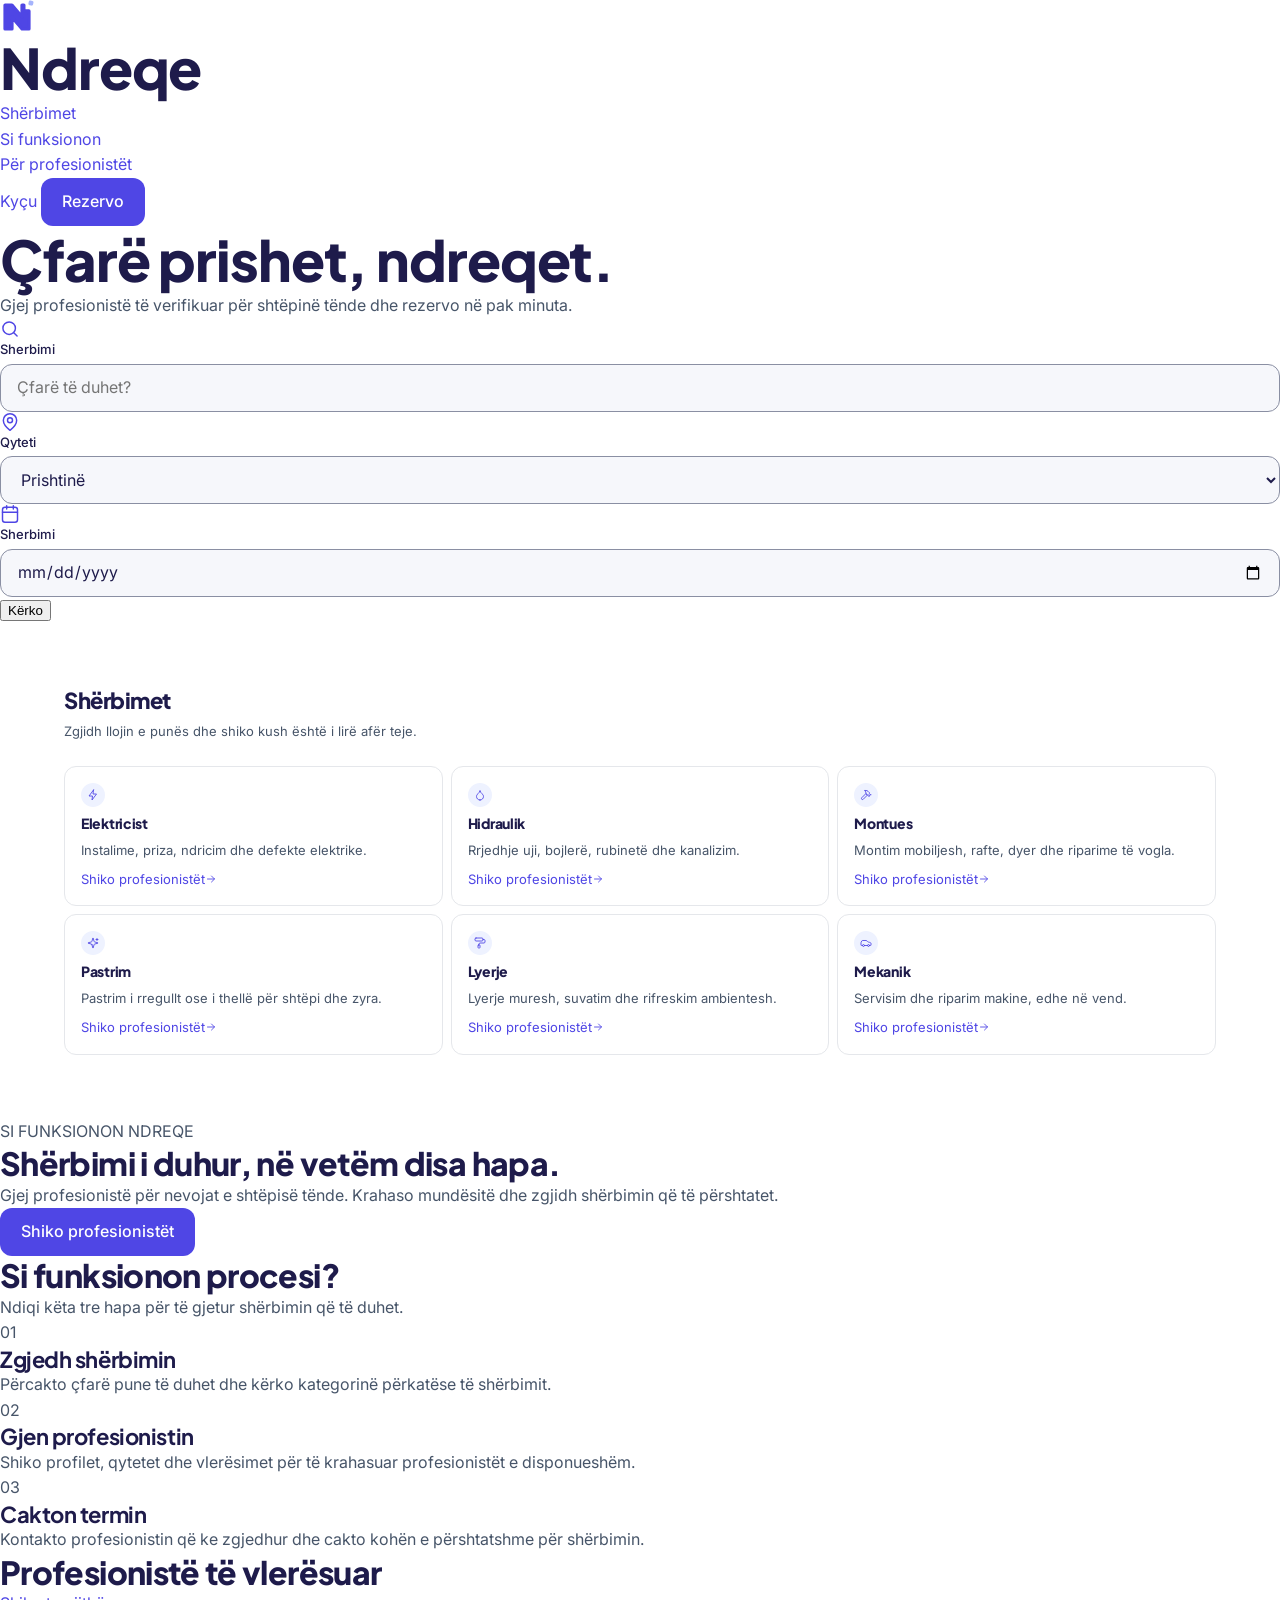
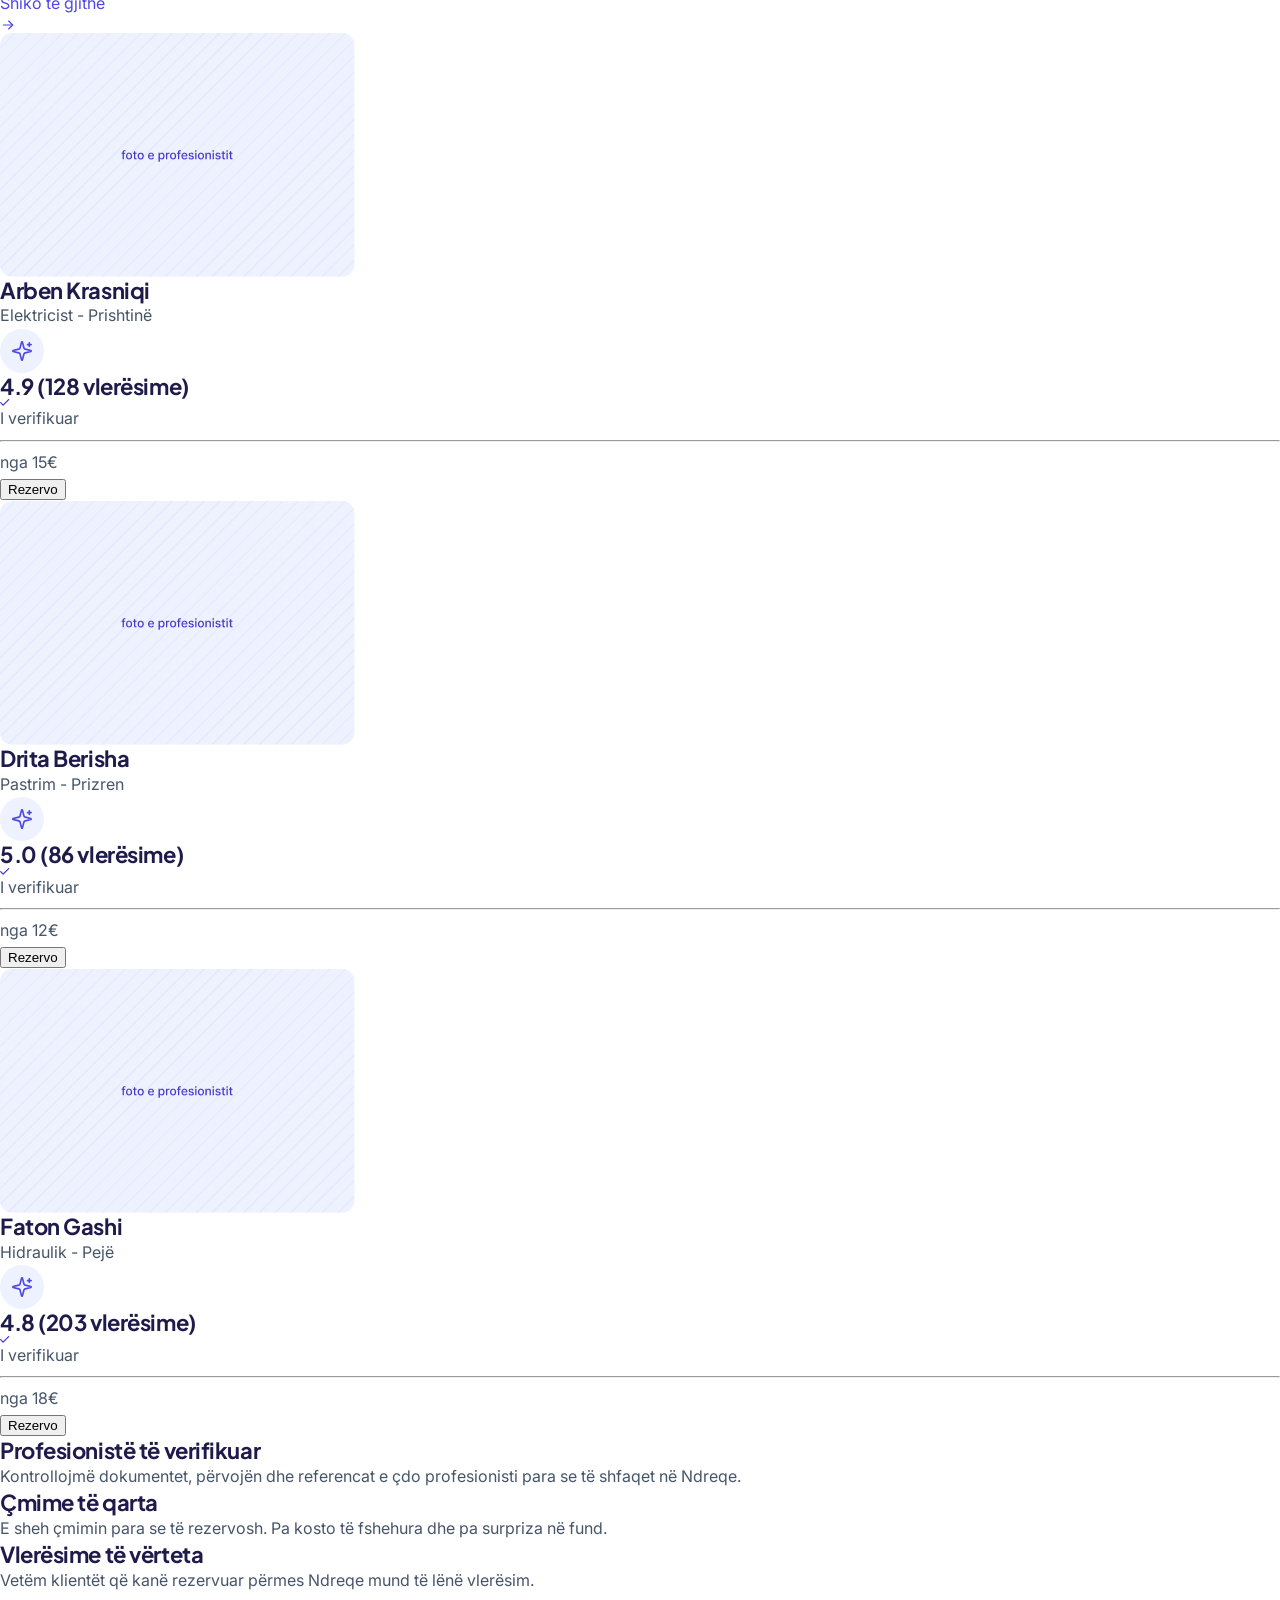
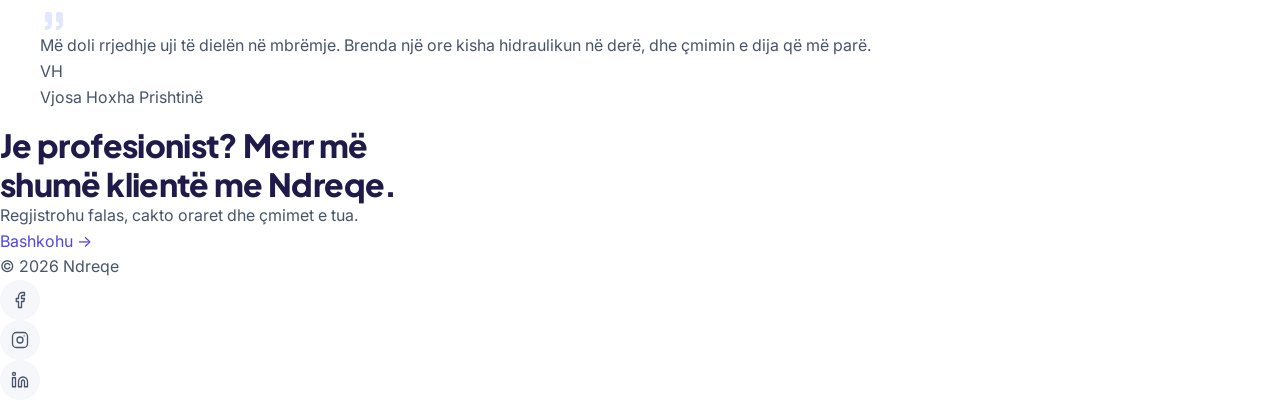
<file: web/index.html>
<!doctype html>
<html lang="sq">
  <head>
    <meta charset="UTF-8" />
    <meta name="viewport" content="width=device-width, initial-scale=1.0" />
    <link rel="preconnect" href="https://fonts.googleapis.com" />
    <link rel="preconnect" href="https://fonts.gstatic.com" crossorigin />
    <link
      href="https://fonts.googleapis.com/css2?family=Inter:wght@400;500;600&family=Plus+Jakarta+Sans:wght@500;700;800&display=swap"
      rel="stylesheet"
    />
    <link rel="stylesheet" href="./css/base.css" />
    <link rel="stylesheet" href="./css/layout.css" />
    <link rel="stylesheet" href="./css/variables.css" />
    <link rel="stylesheet" href="./css/pages/landing/services.css" />
    <title>Ndreqe</title>
  </head>
  <body>
    <header class="site-header">
      <div class="header-container">
        <div class="logo">
          <a href="./index.html" aria-label="Ndreqe - Ballina">
            <img src="./assets/logos/logo.svg" alt="Ndreqe Logo" />
          </a>
          <h1>Ndreqe</h1>
        </div>
        <nav class="main-nav">
          <ul>
            <li><a href="./index.html">Shërbimet</a></li>
            <li>
              <a href="./si-funksionon.html" aria-current="page">
                Si funksionon
              </a>
            </li>
            <li><a href="#">Për profesionistët</a></li>
          </ul>
        </nav>
        <div class="header-actions">
          <a href="#" class="btn-login">Kyçu</a>
          <a href="./index.html" class="btn-primary">Rezervo</a>
        </div>
      </div>
    </header>
    <main>
      <section class="hero-section">
        <div class="hero-content">
          <h1>Çfarë prishet, ndreqet.</h1>
          <p>
            Gjej profesionistë të verifikuar për shtëpinë tënde dhe rezervo në
            pak minuta.
          </p>
          <div class="hero-filters">
            <div class="hero-filter">
              <img src="./assets/icons/search.svg" alt="Search icon" />
              <div class="filter-inputs">
                <label for="sherbimi">Sherbimi</label>
                <input
                  type="text"
                  name="sherbimi"
                  id="sherbimi"
                  placeholder="Çfarë të duhet?"
                />
              </div>
            </div>
            <div class="hero-filter">
              <img src="./assets/icons/location.svg" alt="Location icon" />
              <div class="filter-inputs">
                <label for="qyteti">Qyteti</label>
                <select name="qyteti" id="qyteti">
                  <option value="Prishtinë">Prishtinë</option>
                  <option value="Prizren">Prizren</option>
                  <option value="Pejë">Pejë</option>
                  <option value="Gjakovë">Gjakovë</option>
                  <option value="Mitrovicë">Mitrovicë</option>
                  <option value="Gjilan">Gjilan</option>
                  <option value="Ferizaj">Ferizaj</option>
                  <option value="Podujevë">Podujevë</option>
                  <option value="Vushtrri">Vushtrri</option>
                  <option value="Suharekë">Suharekë</option>
                  <option value="Rahovec">Rahovec</option>
                  <option value="Malishevë">Malishevë</option>
                  <option value="Drenas">Drenas</option>
                  <option value="Lipjan">Lipjan</option>
                  <option value="Kamenicë">Kamenicë</option>
                  <option value="Viti">Viti</option>
                  <option value="Skenderaj">Skenderaj</option>
                  <option value="Deçan">Deçan</option>
                  <option value="Istog">Istog</option>
                  <option value="Klinë">Klinë</option>
                  <option value="Fushë Kosovë">Fushë Kosovë</option>
                </select>
              </div>
            </div>
            <div class="hero-filter">
              <img src="./assets/icons/calendar.svg" alt="Calendar icon" />
              <div class="filter-inputs">
                <label for="sherbimi">Sherbimi</label>
                <input
                  type="date"
                  name="sherbimi"
                  id="sherbimi"
                  placeholder="Zgjidh ditën"
                />
              </div>
            </div>
            <button>Kërko</button>
          </div>
        </div>
        <div class="hero-image"></div>
      </section>
      <section class="services-container">
        <header>
          <h1>Shërbimet</h1>
          <p>Zgjidh llojin e punës dhe shiko kush është i lirë afër teje.</p>
        </header>
        <div class="services-grid">
          <article>
            <img src="./assets/icons/div.svg" alt="Foto e logos" />
            <h2>Elektricist</h2>
            <p>Instalime, priza, ndricim dhe defekte elektrike.</p>
            <a href="#">Shiko profesionistët</a>
            <img src="./assets/icons/Frame.svg" alt="Shigjeta" />
          </article>
          <article>
            <img src="./assets/icons/div (1).svg" alt="Foto e logos" />
            <h2>Hidraulik</h2>
            <p>Rrjedhje uji, bojlerë, rubinetë dhe kanalizim.</p>
            <a href="#">Shiko profesionistët</a>
            <img src="./assets/icons/Frame.svg" alt="Shigjeta" />
          </article>
          <article>
            <img src="./assets/icons/div (2).svg" alt="Foto e logos" />
            <h2>Montues</h2>
            <p>Montim mobiljesh, rafte, dyer dhe riparime të vogla.</p>
            <a href="#">Shiko profesionistët</a>
            <img src="./assets/icons/Frame.svg" alt="Shigjeta" />
          </article>
          <article>
            <img src="./assets/icons/div (3).svg" alt="Foto e logos" />
            <h2>Pastrim</h2>
            <p>Pastrim i rregullt ose i thellë për shtëpi dhe zyra.</p>
            <a href="#">Shiko profesionistët</a>
            <img src="./assets/icons/Frame.svg" alt="Shigjeta" />
          </article>
          <article>
            <img src="./assets/icons/div (4).svg" alt="Foto e logos" />
            <h2>Lyerje</h2>
            <p>Lyerje muresh, suvatim dhe rifreskim ambientesh.</p>
            <a href="#">Shiko profesionistët</a>
            <img src="./assets/icons/Frame.svg" alt="Shigjeta" />
          </article>
          <article>
            <img src="./assets/icons/div (5).svg" alt="Foto e logos" />
            <h2>Mekanik</h2>
            <p>Servisim dhe riparim makine, edhe në vend.</p>
            <a href="#">Shiko profesionistët</a>
            <img src="./assets/icons/Frame.svg" alt="Shigjeta" />
          </article>
        </div>
      </section>
      <section class="how-it-works-page">
        <article class="how-it-works-hero">
          <div class="how-it-works-hero-content">
            <p class="section-label">SI FUNKSIONON NDREQE</p>
            <h2 class="how-it-works-title">
              Shërbimi i duhur, në vetëm disa hapa.
            </h2>
            <p class="how-it-works-description">
              Gjej profesionistë për nevojat e shtëpisë tënde. Krahaso mundësitë
              dhe zgjidh shërbimin që të përshtatet.
            </p>
            <a href="./index.html" class="btn-primary">
              Shiko profesionistët
            </a>
          </div>
        </article>
        <article class="how-it-works-section" aria-labelledby="steps-title">
          <header class="section-header">
            <h2 id="steps-title">Si funksionon procesi?</h2>
            <p>Ndiqi këta tre hapa për të gjetur shërbimin që të duhet.</p>
          </header>
          <ol class="steps-list">
            <li class="step-card">
              <span class="step-number">01</span>
              <h3 class="step-title">Zgjedh shërbimin</h3>
              <p class="step-description">
                Përcakto çfarë pune të duhet dhe kërko kategorinë përkatëse të
                shërbimit.
              </p>
            </li>
            <li class="step-card">
              <span class="step-number">02</span>
              <h3 class="step-title">Gjen profesionistin</h3>
              <p class="step-description">
                Shiko profilet, qytetet dhe vlerësimet për të krahasuar
                profesionistët e disponueshëm.
              </p>
            </li>
            <li class="step-card">
              <span class="step-number">03</span>
              <h3 class="step-title">Cakton termin</h3>
              <p class="step-description">
                Kontakto profesionistin që ke zgjedhur dhe cakto kohën e
                përshtatshme për shërbimin.
              </p>
            </li>
          </ol>
        </article>
        <!-- <section
        class="services-overview-section"
        aria-labelledby="services-title"
      > -->
        <section class="top-rated-professionals-section">
          <header>
            <h2>Profesionistë të vlerësuar</h2>
            <a href="#">Shiko te gjithë</a>
            <img src="./assets/icons/arrow.svg" alt="Arrow Icon" />
          </header>
          <div class="professional-card">
            <img src="./assets/profesionisti.png" alt="Profesionisti Image" />
            <div class="professional-information">
              <h3>Arben Krasniqi</h3>
              <p>Elektricist - Prishtinë</p>
              <h3>
                <img src="./assets/icons/star.svg" alt="Star Icon" /> 4.9 (128
                vlerësime)
              </h3>
              <span>
                <img src="./assets/icons/tick.svg" alt="Tick Icon" />I
                verifikuar
              </span>
            </div>
            <hr />
            <div class="professional-booking-information">
              <p>nga <span>15€</span></p>
              <button>Rezervo</button>
            </div>
          </div>
          <div class="professional-card">
            <img src="./assets/profesionisti.png" alt="Profesionisti Image" />
            <div class="professional-information">
              <h3>Drita Berisha</h3>
              <p>Pastrim - Prizren</p>
              <h3>
                <img src="./assets/icons/star.svg" alt="Star Icon" /> 5.0 (86
                vlerësime)
              </h3>
              <span>
                <img src="./assets/icons/tick.svg" alt="Tick Icon" />I
                verifikuar
              </span>
            </div>
            <hr />
            <div class="professional-booking-information">
              <p>nga <span>12€</span></p>
              <button>Rezervo</button>
            </div>
          </div>
          <div class="professional-card">
            <img src="./assets/profesionisti.png" alt="Profesionisti Image" />
            <div class="professional-information">
              <h3>Faton Gashi</h3>
              <p>Hidraulik - Pejë</p>
              <h3>
                <img src="./assets/icons/star.svg" alt="Star Icon" /> 4.8 (203
                vlerësime)
              </h3>
              <span>
                <img src="./assets/icons/tick.svg" alt="Tick Icon" />I
                verifikuar
              </span>
            </div>
            <hr />
            <div class="professional-booking-information">
              <p>nga <span>18€</span></p>
              <button>Rezervo</button>
            </div>
          </div>
        </section>
        <section class="features">
          <div class="features-container">
            <div class="feature">
              <div class="feature-icon">
                <i class="icon-shield"></i>
              </div>
              <h3>Profesionistë të verifikuar</h3>
              <p>
                Kontrollojmë dokumentet, përvojën dhe referencat e çdo
                profesionisti para se të shfaqet në Ndreqe.
              </p>
            </div>
            <div class="feature">
              <div class="feature-icon">
                <i class="icon-tag"></i>
              </div>
              <h3>Çmime të qarta</h3>
              <p>
                E sheh çmimin para se të rezervosh. Pa kosto të fshehura dhe pa
                surpriza në fund.
              </p>
            </div>
            <div class="feature">
              <div class="feature-icon">
                <i class="icon-message-circle"></i>
              </div>
              <h3>Vlerësime të vërteta</h3>
              <p>
                Vetëm klientët që kanë rezervuar përmes Ndreqe mund të lënë
                vlerësim.
              </p>
            </div>
          </div>
        </section>
        <section class="testimonials" aria-labelledby="testimonials-title">
          <div class="container testimonials-container">
            <h2 id="testimonials-title" class="visually-hidden">
              Çfarë thonë klientët
            </h2>
            <figure class="testimonial-card">
              <img
                class="testimonial-quote-icon"
                src="./assets/icons/quote.svg"
                alt="Testimonial Icon"
                width="28"
                height="24"
              />
              <p>
                Më doli rrjedhje uji të dielën në mbrëmje. Brenda një ore kisha
                hidraulikun në derë, dhe çmimin e dija që më parë.
              </p>
              <figcaption class="testimonial-author">
                <span class="testimonial-avatar" aria-hidden="true">VH</span>
                <div class="testimonial-author-info">
                  <span class="testimonial-author-name">Vjosa Hoxha</span>
                  <span class="testimonial-author-city">Prishtinë</span>
                </div>
              </figcaption>
            </figure>
          </div>
        </section>
        <section class="professional-banner">
          <div class="professional-banner-content">
            <div class="professional-banner-text">
              <h2>
                Je profesionist? Merr më<br />
                shumë klientë me Ndreqe.
              </h2>

              <p>Regjistrohu falas, cakto oraret dhe çmimet e tua.</p>
            </div>

            <a href="#" class="professional-banner-button">
              Bashkohu <span>→</span>
            </a>
          </div>
        </section>
      </section>
    </main>
    <footer class="site-footer">
      <div class="footer-container">
        <div class="footer-bottom">
          <p>&copy; 2026 Ndreqe</p>
          <div class="social-links">
            <a href="#" aria-label="Facebook">
              <img src="./assets/icons/Facebook.svg" alt="Facebook" />
            </a>
            <a href="#" aria-label="Instagram">
              <img src="./assets/icons/Instagram.svg" alt="Instagram" />
            </a>
            <a href="#" aria-label="LinkedIn">
              <img src="./assets/icons/LinkedIn.svg" alt="LinkedIn" />
            </a>
          </div>
        </div>
      </div>
    </footer>
  </body>
</html>
</file>
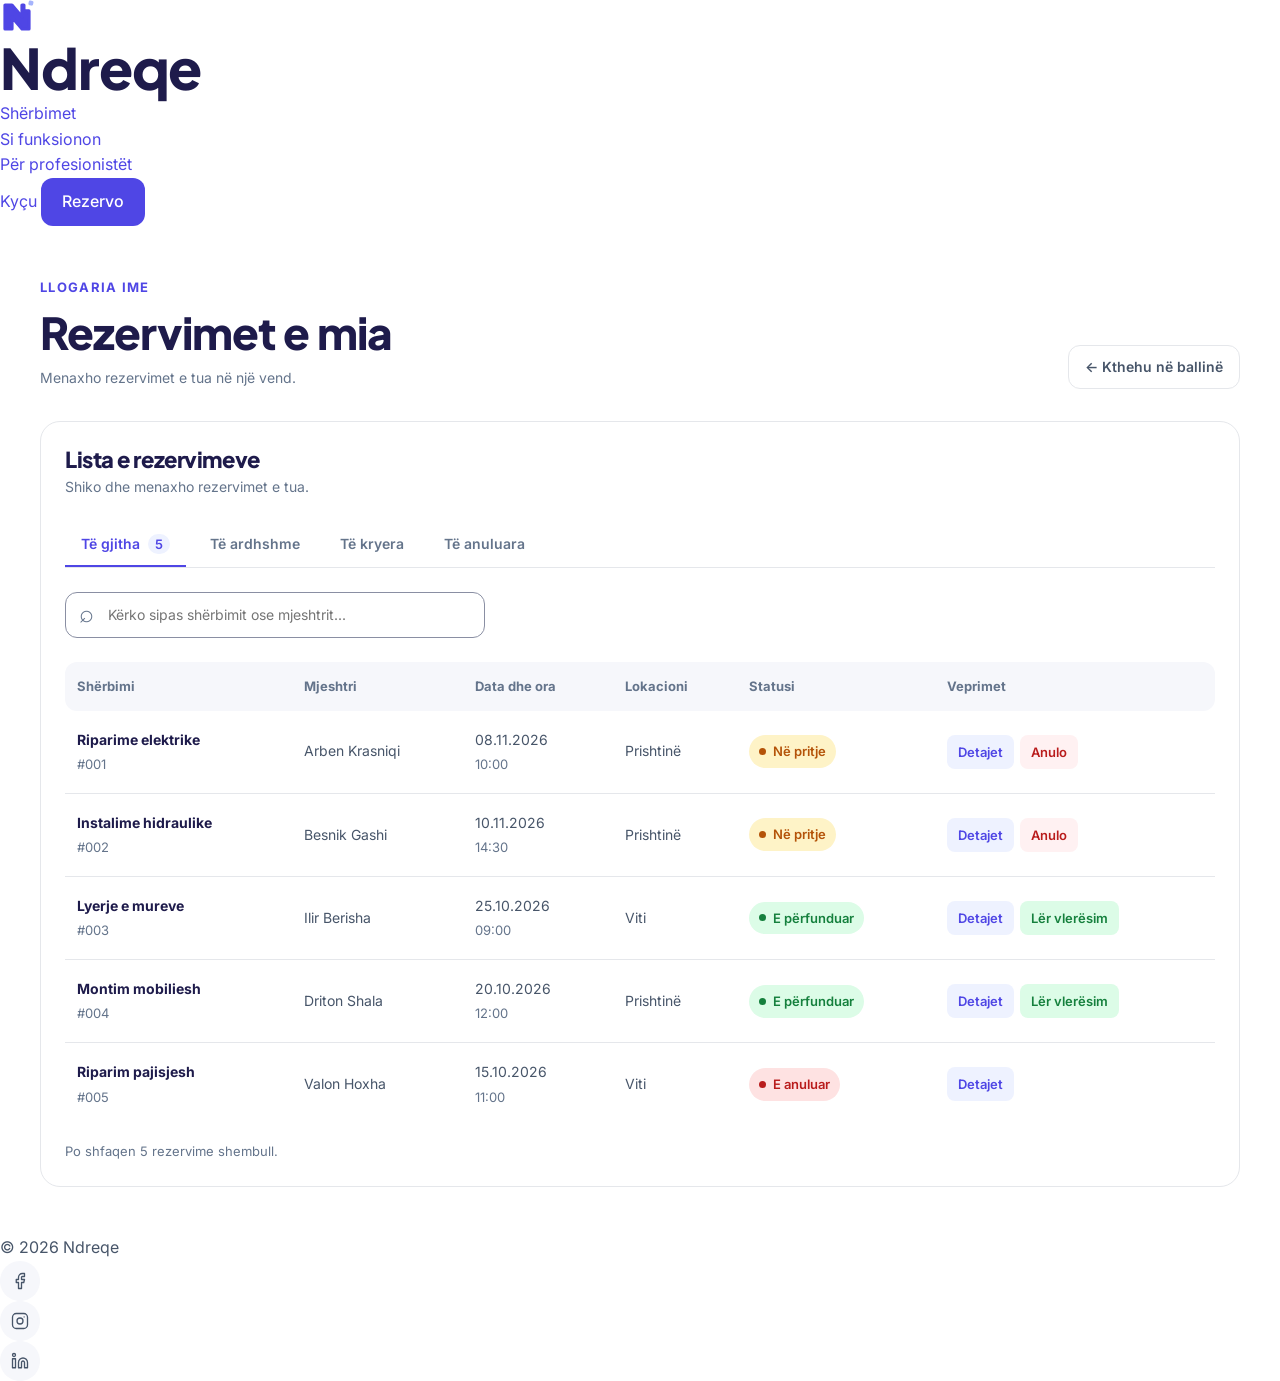
<file: web/rezervimet.html>
<!doctype html>
<html lang="sq">


<head>
  <meta charset="UTF-8">
  <meta name="viewport" content="width=device-width, initial-scale=1.0">

  <!-- Google Fonts -->
  <link rel="preconnect" href="https://fonts.googleapis.com">
  <link rel="preconnect" href="https://fonts.gstatic.com" crossorigin>
  <link
    href="https://fonts.googleapis.com/css2?family=Inter:wght@400;500;600&family=Plus+Jakarta+Sans:wght@500;700;800&display=swap"
    rel="stylesheet">

  <!-- CSS Files -->
  <link rel="stylesheet" href="./css/variables.css">
  <link rel="stylesheet" href="./css/base.css">
  <link rel="stylesheet" href="./css/layout.css">
  <link rel="stylesheet" href="./css/pages/rezervimet.css">

  <title>Rezervimet e mia | Ndreqe</title>
</head>


<body>
  <header class="site-header">
    <div class="header-container">
      <div class="logo">
        <a href="./index.html" aria-label="Ndreqe - Ballina">
          <img src="./assets/logos/logo.svg" alt="Ndreqe Logo" />
        </a>
        <h1>Ndreqe</h1>
      </div>

      <nav class="main-nav">
        <ul>
          <li><a href="./index.html">Shërbimet</a></li>
          <li><a href="./si-funksionon.html">Si funksionon</a></li>
          <li><a href="#">Për profesionistët</a></li>
        </ul>
      </nav>

      <div class="header-actions">
        <a href="#" class="btn-login">Kyçu</a>
        <a href="./index.html" class="btn-primary">Rezervo</a>
      </div>
    </div>
  </header>

  <main class="reservations-container">

    <!-- Page heading -->
    <section class="reservations-heading">
      <div>
        <span class="page-eyebrow">LLOGARIA IME</span>
        <h1>Rezervimet e mia</h1>
        <p>Menaxho rezervimet e tua në një vend.</p>
      </div>

      <a href="./index.html" class="back-link">
        &larr; Kthehu në ballinë
      </a>
    </section>





    <!-- Reservations -->
    <section class="reservations-section">

      <div class="section-heading">
        <div>
          <h2>Lista e rezervimeve</h2>
          <p>Shiko dhe menaxho rezervimet e tua.</p>
        </div>
      </div>

      <!-- Reservation filters -->
      <div class="reservation-tabs" role="group" aria-label="Filtro rezervimet">
        <button type="button" class="tab-button active" aria-pressed="true">
          Të gjitha <span>5</span>
        </button>

        <button type="button" class="tab-button" aria-pressed="false">
          Të ardhshme
        </button>

        <button type="button" class="tab-button" aria-pressed="false">
          Të kryera
        </button>

        <button type="button" class="tab-button" aria-pressed="false">
          Të anuluara
        </button>
      </div>

      <!-- Search -->
      <div class="search-wrapper">
        <label for="reservation-search" class="visually-hidden">
          Kërko rezervim
        </label>

        <span class="search-icon" aria-hidden="true">⌕</span>

        <input type="search" id="reservation-search" class="reservation-search"
          placeholder="Kërko sipas shërbimit ose mjeshtrit...">
      </div>

      <!-- Reservations table -->
      <div class="table-wrapper">
        <table class="reservations-table">

          <thead>
            <tr>
              <th scope="col">Shërbimi</th>
              <th scope="col">Mjeshtri</th>
              <th scope="col">Data dhe ora</th>
              <th scope="col">Lokacioni</th>
              <th scope="col">Statusi</th>
              <th scope="col">Veprimet</th>
            </tr>
          </thead>

          <tbody>

            <tr>
              <td data-label="Shërbimi">
                <span class="service-name">Riparime elektrike</span>
                <span class="booking-id">#001</span>
              </td>

              <td data-label="Mjeshtri">Arben Krasniqi</td>

              <td data-label="Data dhe ora">
                08.11.2026
                <span class="cell-secondary">10:00</span>
              </td>

              <td data-label="Lokacioni">Prishtinë</td>

              <td data-label="Statusi">
                <span class="status-badge status-upcoming">
                  <span class="status-dot"></span>
                  Në pritje
                </span>
              </td>

              <td data-label="Veprimet">
                <div class="action-buttons">
                  <button type="button" class="action-button details-button">
                    Detajet
                  </button>
                  <button type="button" class="action-button cancel-button">
                    Anulo
                  </button>
                </div>
              </td>
            </tr>

            <tr>
              <td data-label="Shërbimi">
                <span class="service-name">Instalime hidraulike</span>
                <span class="booking-id">#002</span>
              </td>

              <td data-label="Mjeshtri">Besnik Gashi</td>

              <td data-label="Data dhe ora">
                10.11.2026
                <span class="cell-secondary">14:30</span>
              </td>

              <td data-label="Lokacioni">Prishtinë</td>

              <td data-label="Statusi">
                <span class="status-badge status-upcoming">
                  <span class="status-dot"></span>
                  Në pritje
                </span>
              </td>

              <td data-label="Veprimet">
                <div class="action-buttons">
                  <button type="button" class="action-button details-button">
                    Detajet
                  </button>
                  <button type="button" class="action-button cancel-button">
                    Anulo
                  </button>
                </div>
              </td>
            </tr>

            <tr>
              <td data-label="Shërbimi">
                <span class="service-name">Lyerje e mureve</span>
                <span class="booking-id">#003</span>
              </td>

              <td data-label="Mjeshtri">Ilir Berisha</td>

              <td data-label="Data dhe ora">
                25.10.2026
                <span class="cell-secondary">09:00</span>
              </td>

              <td data-label="Lokacioni">Viti</td>

              <td data-label="Statusi">
                <span class="status-badge status-completed">
                  <span class="status-dot"></span>
                  E përfunduar
                </span>
              </td>

              <td data-label="Veprimet">
                <div class="action-buttons">
                  <button type="button" class="action-button details-button">
                    Detajet
                  </button>
                  <button type="button" class="action-button review-button">
                    Lër vlerësim
                  </button>
                </div>
              </td>
            </tr>

            <tr>
              <td data-label="Shërbimi">
                <span class="service-name">Montim mobiliesh</span>
                <span class="booking-id">#004</span>
              </td>

              <td data-label="Mjeshtri">Driton Shala</td>

              <td data-label="Data dhe ora">
                20.10.2026
                <span class="cell-secondary">12:00</span>
              </td>

              <td data-label="Lokacioni">Prishtinë</td>

              <td data-label="Statusi">
                <span class="status-badge status-completed">
                  <span class="status-dot"></span>
                  E përfunduar
                </span>
              </td>

              <td data-label="Veprimet">
                <div class="action-buttons">
                  <button type="button" class="action-button details-button">
                    Detajet
                  </button>
                  <button type="button" class="action-button review-button">
                    Lër vlerësim
                  </button>
                </div>
              </td>
            </tr>

            <tr>
              <td data-label="Shërbimi">
                <span class="service-name">Riparim pajisjesh</span>
                <span class="booking-id">#005</span>
              </td>

              <td data-label="Mjeshtri">Valon Hoxha</td>

              <td data-label="Data dhe ora">
                15.10.2026
                <span class="cell-secondary">11:00</span>
              </td>

              <td data-label="Lokacioni">Viti</td>

              <td data-label="Statusi">
                <span class="status-badge status-cancelled">
                  <span class="status-dot"></span>
                  E anuluar
                </span>
              </td>

              <td data-label="Veprimet">
                <div class="action-buttons">
                  <button type="button" class="action-button details-button">
                    Detajet
                  </button>
                </div>
              </td>
            </tr>

          </tbody>
        </table>
      </div>

      <p class="table-note">
        Po shfaqen 5 rezervime shembull.
      </p>

    </section>

  </main>

  <footer class="site-footer">
    <div class="footer-container">
      <div class="footer-bottom">
        <p>&copy; 2026 Ndreqe</p>

        <div class="social-links">
          <a href="#" aria-label="Facebook">
            <img src="./assets/icons/Facebook.svg" alt="Facebook" />
          </a>

          <a href="#" aria-label="Instagram">
            <img src="./assets/icons/Instagram.svg" alt="Instagram" />
          </a>

          <a href="#" aria-label="LinkedIn">
            <img src="./assets/icons/LinkedIn.svg" alt="LinkedIn" />
          </a>
        </div>
      </div>
    </div>
  </footer>
</body>

</html>
</file>
<file: web/css/base.css>
/* Reset */
*,
*::before,
*::after {
  box-sizing: border-box;
}

html {
  scroll-behavior: smooth;
}

body {
  margin: 0;
  font-family: var(--font-body);
  font-size: var(--text-base);
  line-height: 1.6;
  color: var(--color-slate);
  background: var(--color-white);
  -webkit-font-smoothing: antialiased;
}

img,
svg {
  display: block;
  max-width: 100%;
}

ul,
ol {
  margin: 0;
  padding: 0;
  list-style: none;
}

p {
  margin: 0;
}

/* Typography */
h1,
h2,
h3,
h4 {
  margin: 0;
  font-family: var(--font-heading);
  color: var(--color-ink);
  line-height: 1.2;
  letter-spacing: -0.02em;
}

h1 {
  font-size: var(--text-4xl);
  font-weight: 800;
}
h2 {
  font-size: var(--text-2xl);
  font-weight: 800;
}
h3 {
  font-size: var(--text-xl);
  font-weight: 700;
}

a {
  color: var(--color-indigo);
  text-decoration: none;
  transition: color var(--transition);
}

a:hover {
  color: var(--color-indigo-dark);
}

/* Focus (keyboard users) */
:focus-visible {
  outline: 2px solid var(--color-indigo);
  outline-offset: 2px;
}

/* Buttons */
.btn-primary,
.btn-secondary {
  display: inline-flex;
  align-items: center;
  justify-content: center;
  gap: var(--space-2);
  min-height: 48px;
  padding: 0 20px;
  font-family: var(--font-body);
  font-size: var(--text-base);
  font-weight: 500;
  border: 1px solid transparent;
  border-radius: var(--radius);
  cursor: pointer;
  transition:
    background-color var(--transition),
    transform 0.1s ease;
}

.btn-primary {
  color: var(--color-white);
  background: var(--color-indigo);
}

.btn-primary:hover {
  color: var(--color-white);
  background: var(--color-indigo-dark);
}

.btn-secondary {
  color: var(--color-ink);
  background: var(--color-white);
  border-color: var(--color-border);
}

.btn-secondary:hover {
  color: var(--color-ink);
  background: var(--color-mist);
}

.btn-primary:active,
.btn-secondary:active {
  transform: translateY(1px);
}

/* Forms */
label {
  display: block;
  margin-bottom: var(--space-1);
  font-size: var(--text-xs);
  font-weight: 500;
  color: var(--color-ink);
}

input,
select,
textarea {
  width: 100%;
  min-height: 48px;
  padding: 0 var(--space-3);
  font: inherit;
  color: var(--color-ink);
  background: var(--color-mist);
  border: 1px solid var(--color-border);
  border-radius: var(--radius);
  transition:
    border-color var(--transition),
    box-shadow var(--transition);
}

textarea {
  min-height: 120px;
  padding: var(--space-3);
}

input:focus,
select:focus,
textarea:focus {
  outline: none;
  border-color: var(--color-indigo);
  box-shadow: 0 0 0 3px var(--color-indigo-light);
}

/* Accessibility helpers */
.visually-hidden {
  position: absolute;
  width: 1px;
  height: 1px;
  overflow: hidden;
  clip: rect(0 0 0 0);
  white-space: nowrap;
}

/* Mobile type sizes */
@media (max-width: 768px) {
  h1 {
    font-size: 2.25rem;
  }
  h2 {
    font-size: 1.625rem;
  }
}
</file>
<file: web/css/layout.css>
/* HEADER AND FOOTER STYLING WILL BE ADDED IN THIS PAGE */
</file>
<file: web/css/variables.css>
:root {
  /* Colors */
  --color-white: #ffffff;
  --color-mist: #f6f7fb;
  --color-ink: #1e1b4b;
  --color-slate: #475569;
  --color-muted: #64748b;
  --color-line: #e5e7eb;
  --color-border: #8a8fa3;

  --color-indigo: #4f46e5;
  --color-indigo-dark: #4338ca;
  --color-indigo-light: #eef2ff;
  --color-periwinkle: #a5b4fc;

  --color-success: #15803d;
  --color-error: #b91c1c;
  --color-warning: #b45309;

  /* Fonts (check the real ones in Figma and change here only) */
  --font-heading: "Plus Jakarta Sans", sans-serif;
  --font-body: "Inter", sans-serif;

  /* Font sizes */
  --text-xs: 0.8125rem; /* 13px */
  --text-sm: 0.875rem; /* 14px */
  --text-base: 1rem; /* 16px */
  --text-lg: 1.125rem; /* 18px */
  --text-xl: 1.375rem; /* 22px */
  --text-2xl: 2rem; /* 32px */
  --text-3xl: 2.75rem; /* 44px */
  --text-4xl: 3.5rem; /* 56px */

  /* Spacing */
  --space-1: 4px;
  --space-2: 8px;
  --space-3: 16px;
  --space-4: 24px;
  --space-5: 32px;
  --space-6: 48px;
  --space-7: 64px;
  --space-8: 96px;

  /* Radius and shadow */
  --radius: 12px;
  --radius-lg: 20px;
  --radius-full: 999px;
  --shadow: 0 1px 2px rgba(30, 27, 75, 0.06), 0 8px 24px rgba(30, 27, 75, 0.08);

  /* Layout */
  --container-width: 1200px;
  --header-height: 72px;

  /* Motion */
  --transition: 0.2s ease;
}
</file>
<file: web/css/pages/landing/services.css>
/* SERVICES SECTION */

.services-container {
  max-width: var(--container-width);
  margin-inline: auto;
  padding: var(--space-7) var(--space-4);
}

/* Section heading */

.services-container > header {
  margin-bottom: var(--space-4);
}

.services-container > header h1 {
  font-family: var(--font-heading);
  font-size: var(--text-xl);
  color: var(--color-ink);
  margin: 0 0 var(--space-2);
}

.services-container > header p {
  font-family: var(--font-body);
  font-size: var(--text-xs);
  color: var(--color-slate);
  margin: 0;
}

/* Services grid */

.services-grid {
  display: grid;
  grid-template-columns: repeat(3, minmax(0, 1fr));
  gap: var(--space-2);
}

/* Service cards */

.services-grid article {
  display: grid;
  grid-template-areas:
    "icon icon"
    "title title"
    "description description"
    "link arrow";
  grid-template-columns: auto 1fr;
  align-content: start;
  row-gap: var(--space-2);

  padding: var(--space-3);
  background-color: var(--color-white);
  border: 1px solid var(--color-line);
  border-radius: var(--radius);

  transition:
    transform var(--transition),
    box-shadow var(--transition),
    border-color var(--transition);
}

/* Card icon */

.services-grid article img:first-child {
  grid-area: icon;
  width: 24px;
  height: 24px;
}

/* Card title */

.services-grid article h2 {
  grid-area: title;
  font-family: var(--font-heading);
  font-size: var(--text-sm);
  color: var(--color-ink);
  margin: 0;
}

/* Card description */

.services-grid article p {
  grid-area: description;
  font-family: var(--font-body);
  font-size: var(--text-xs);
  color: var(--color-slate);
  margin: 0;
}

/* Card link */

.services-grid article a {
  grid-area: link;
  display: inline-flex;
  align-items: center;
  width: fit-content;

  font-family: var(--font-body);
  font-size: var(--text-xs);
  color: var(--color-indigo);
  text-decoration: none;
  transition: color var(--transition);
}

/* Arrow icon */

.services-grid article img:last-child {
  grid-area: arrow;
  width: 12px;
  height: 12px;
  align-self: center;
}

/* Hover effect */

.services-grid article:hover {
  transform: translateY(-2px);
  box-shadow: var(--shadow);
  border-color: var(--color-periwinkle);
}

.services-grid article a:hover {
  color: var(--color-indigo-dark);
}

/* Responsive design */

@media (max-width: 768px) {
  .services-grid {
    grid-template-columns: repeat(2, minmax(0, 1fr));
  }
}

@media (max-width: 480px) {
  .services-grid {
    grid-template-columns: 1fr;
  }
}
</file>
<file: web/css/pages/rezervimet.css>
/* ========================================
   RESERVATIONS PAGE
======================================== */

.reservations-container {
  width: min(100% - 48px, var(--container-width));
  margin-inline: auto;
  padding-block: var(--space-6);
}

/* ========================================
   PAGE HEADING
======================================== */

.reservations-heading {
  display: flex;
  justify-content: space-between;
  align-items: flex-end;
  gap: var(--space-4);
  margin-bottom: var(--space-5);
}

.page-eyebrow {
  display: inline-block;
  margin-bottom: var(--space-2);
  color: var(--color-indigo);
  font-size: var(--text-xs);
  font-weight: 700;
  letter-spacing: 0.1em;
}

.reservations-heading h1 {
  margin-bottom: var(--space-2);
  font-size: var(--text-3xl);
}

.reservations-heading p,
.section-heading p {
  color: var(--color-muted);
  font-size: var(--text-sm);
}

.back-link {
  display: inline-flex;
  align-items: center;
  gap: var(--space-2);
  padding: 10px 16px;
  border: 1px solid var(--color-line);
  border-radius: var(--radius);
  color: var(--color-slate);
  font-size: var(--text-sm);
  font-weight: 600;
  transition: var(--transition);
}

.back-link:hover {
  color: var(--color-indigo);
  background: var(--color-indigo-light);
  border-color: var(--color-periwinkle);
}

/* ========================================
   STATISTICS
======================================== */

.stats-grid {
  display: grid;
  grid-template-columns: repeat(3, minmax(0, 1fr));
  gap: var(--space-3);
  margin-bottom: var(--space-6);
}

.stat-card {
  display: flex;
  align-items: center;
  gap: var(--space-3);
  min-width: 0;
  padding: var(--space-4);
  background: var(--color-white);
  border: 1px solid var(--color-line);
  border-radius: var(--radius-lg);
  transition: var(--transition);
}

.stat-card:hover {
  box-shadow: var(--shadow);
  transform: translateY(-2px);
}

.stat-icon {
  display: grid;
  place-items: center;
  flex-shrink: 0;
  width: 48px;
  height: 48px;
  border-radius: var(--radius);
  font-size: 25px;
  font-weight: 700;
}

.upcoming-icon {
  color: var(--color-indigo);
  background: var(--color-indigo-light);
}

.completed-icon {
  color: var(--color-success);
  background: #dcfce7;
}

.cancelled-icon {
  color: var(--color-error);
  background: #fee2e2;
}

.stat-label {
  color: var(--color-muted);
  font-size: var(--text-sm);
  font-weight: 500;
}

.stat-number {
  margin-block: 2px;
  color: var(--color-ink);
  font-family: var(--font-heading);
  font-size: var(--text-2xl);
  font-weight: 800;
  line-height: 1.2;
}

.stat-description {
  color: var(--color-muted);
  font-size: var(--text-xs);
}

/* ========================================
   RESERVATIONS SECTION
======================================== */

.reservations-section {
  padding: var(--space-4);
  background: var(--color-white);
  border: 1px solid var(--color-line);
  border-radius: var(--radius-lg);
}

.section-heading {
  margin-bottom: var(--space-4);
}

.section-heading h2 {
  margin-bottom: var(--space-1);
  font-size: var(--text-xl);
}

/* ========================================
   TABS
======================================== */

.reservation-tabs {
  display: flex;
  align-items: center;
  gap: var(--space-2);
  margin-bottom: var(--space-4);
  border-bottom: 1px solid var(--color-line);
}

.tab-button {
  position: relative;
  min-height: 44px;
  padding: 10px 16px;
  border: none;
  border-bottom: 2px solid transparent;
  background: transparent;
  color: var(--color-muted);
  font-family: var(--font-body);
  font-size: var(--text-sm);
  font-weight: 600;
  cursor: pointer;
  transition: var(--transition);
}

.tab-button:hover {
  color: var(--color-indigo);
  background: var(--color-indigo-light);
}

.tab-button.active {
  color: var(--color-indigo);
  border-bottom-color: var(--color-indigo);
}

.tab-button span {
  margin-left: 4px;
  padding: 2px 7px;
  border-radius: var(--radius-full);
  background: var(--color-indigo-light);
  font-size: var(--text-xs);
}

/* ========================================
   SEARCH
======================================== */

.search-wrapper {
  position: relative;
  max-width: 420px;
  margin-bottom: var(--space-4);
}

.reservation-search {
  min-height: 46px;
  padding-left: 42px;
  background: var(--color-white);
  font-size: var(--text-sm);
}

.search-icon {
  position: absolute;
  z-index: 1;
  top: 50%;
  left: 14px;
  color: var(--color-muted);
  font-size: 25px;
  line-height: 1;
  transform: translateY(-55%);
  pointer-events: none;
}

/* ========================================
   TABLE
======================================== */

.table-wrapper {
  width: 100%;
  overflow-x: auto;
}

.reservations-table {
  width: 100%;
  border-collapse: collapse;
  text-align: left;
}

.reservations-table th {
  padding: 14px 12px;
  background: var(--color-mist);
  color: var(--color-muted);
  font-size: var(--text-xs);
  font-weight: 700;
  white-space: nowrap;
}

.reservations-table th:first-child {
  border-radius: var(--radius) 0 0 var(--radius);
}

.reservations-table th:last-child {
  border-radius: 0 var(--radius) var(--radius) 0;
}

.reservations-table td {
  padding: 18px 12px;
  border-bottom: 1px solid var(--color-line);
  color: var(--color-slate);
  font-size: var(--text-sm);
  vertical-align: middle;
}

.reservations-table tbody tr:last-child td {
  border-bottom: none;
}

.reservations-table tbody tr {
  transition: background-color var(--transition);
}

.reservations-table tbody tr:hover {
  background: var(--color-mist);
}

.service-name {
  display: block;
  color: var(--color-ink);
  font-weight: 700;
}

.booking-id,
.cell-secondary {
  display: block;
  margin-top: 3px;
  color: var(--color-muted);
  font-size: var(--text-xs);
}

/* ========================================
   STATUS BADGES
======================================== */

.status-badge {
  display: inline-flex;
  align-items: center;
  gap: 7px;
  padding: 6px 10px;
  border-radius: var(--radius-full);
  font-size: var(--text-xs);
  font-weight: 600;
  white-space: nowrap;
}

.status-dot {
  width: 7px;
  height: 7px;
  border-radius: 50%;
}

.status-upcoming {
  color: var(--color-warning);
  background: #fef3c7;
}

.status-upcoming .status-dot {
  background: var(--color-warning);
}

.status-completed {
  color: var(--color-success);
  background: #dcfce7;
}

.status-completed .status-dot {
  background: var(--color-success);
}

.status-cancelled {
  color: var(--color-error);
  background: #fee2e2;
}

.status-cancelled .status-dot {
  background: var(--color-error);
}

/* ========================================
   ACTION BUTTONS
======================================== */

.action-buttons {
  display: flex;
  align-items: center;
  flex-wrap: wrap;
  gap: 6px;
}

.action-button {
  min-height: 34px;
  padding: 6px 10px;
  border: 1px solid transparent;
  border-radius: 8px;
  background: transparent;
  font-family: var(--font-body);
  font-size: var(--text-xs);
  font-weight: 600;
  white-space: nowrap;
  cursor: pointer;
  transition: var(--transition);
}

.details-button {
  color: var(--color-indigo);
  background: var(--color-indigo-light);
}

.details-button:hover {
  background: var(--color-periwinkle);
}

.cancel-button {
  color: var(--color-error);
  background: #fff1f2;
}

.cancel-button:hover {
  background: #fee2e2;
}

.review-button {
  color: var(--color-success);
  background: #dcfce7;
}

.review-button:hover {
  background: #bbf7d0;
}

.action-button:focus-visible,
.tab-button:focus-visible {
  outline: 2px solid var(--color-indigo);
  outline-offset: 3px;
}

.table-note {
  margin-top: var(--space-3);
  color: var(--color-muted);
  font-size: var(--text-xs);
}

/* ========================================
   RESPONSIVE DESIGN
======================================== */

@media (max-width: 900px) {
  .reservations-container {
    width: min(100% - 32px, var(--container-width));
  }

  .reservations-table th,
  .reservations-table td {
    padding-inline: 9px;
  }

  .action-buttons {
    flex-direction: column;
    align-items: flex-start;
  }
}

@media (max-width: 768px) {
  .reservations-container {
    padding-block: var(--space-5);
  }

  .reservations-heading {
    align-items: flex-start;
    flex-direction: column;
  }

  .reservations-heading h1 {
    font-size: var(--text-2xl);
  }

  .stats-grid {
    grid-template-columns: 1fr;
    gap: var(--space-2);
    margin-bottom: var(--space-4);
  }

  .stat-card {
    padding: var(--space-3);
  }

  .stat-icon {
    width: 42px;
    height: 42px;
  }

  .reservations-section {
    padding: var(--space-3);
  }

  .reservation-tabs {
    gap: 4px;
    overflow-x: auto;
    white-space: nowrap;
  }

  .tab-button {
    flex-shrink: 0;
    padding-inline: 11px;
  }

  .search-wrapper {
    max-width: none;
  }

  /* Table changes into stacked cards */

  .table-wrapper {
    overflow: visible;
  }

  .reservations-table,
  .reservations-table tbody {
    display: block;
    width: 100%;
  }

  .reservations-table thead {
    display: none;
  }

  .reservations-table tbody tr {
    display: grid;
    gap: 0;
    margin-bottom: var(--space-3);
    padding: var(--space-2);
    border: 1px solid var(--color-line);
    border-radius: var(--radius);
    background: var(--color-white);
  }

  .reservations-table tbody tr:last-child {
    margin-bottom: 0;
  }

  .reservations-table tbody tr:hover {
    box-shadow: var(--shadow);
  }

  .reservations-table td {
    display: flex;
    justify-content: space-between;
    align-items: center;
    gap: var(--space-2);
    padding: 12px 8px;
    border-bottom: 1px solid var(--color-line);
    text-align: right;
  }

  .reservations-table td:last-child {
    border-bottom: none;
  }

  .reservations-table td::before {
    content: attr(data-label);
    flex-shrink: 0;
    color: var(--color-muted);
    font-size: var(--text-xs);
    font-weight: 700;
    text-align: left;
  }

  .reservations-table td:first-child {
    align-items: flex-start;
  }

  .action-buttons {
    flex-direction: row;
    justify-content: flex-end;
  }
}

@media (max-width: 420px) {
  .reservations-container {
    width: calc(100% - 24px);
  }

  .reservations-heading h1 {
    font-size: 1.7rem;
  }

  .reservations-section {
    padding: 12px;
  }

  .reservations-table td {
    font-size: var(--text-xs);
  }

  .action-button {
    padding: 6px 8px;
    font-size: 11px;
  }
}
</file>
